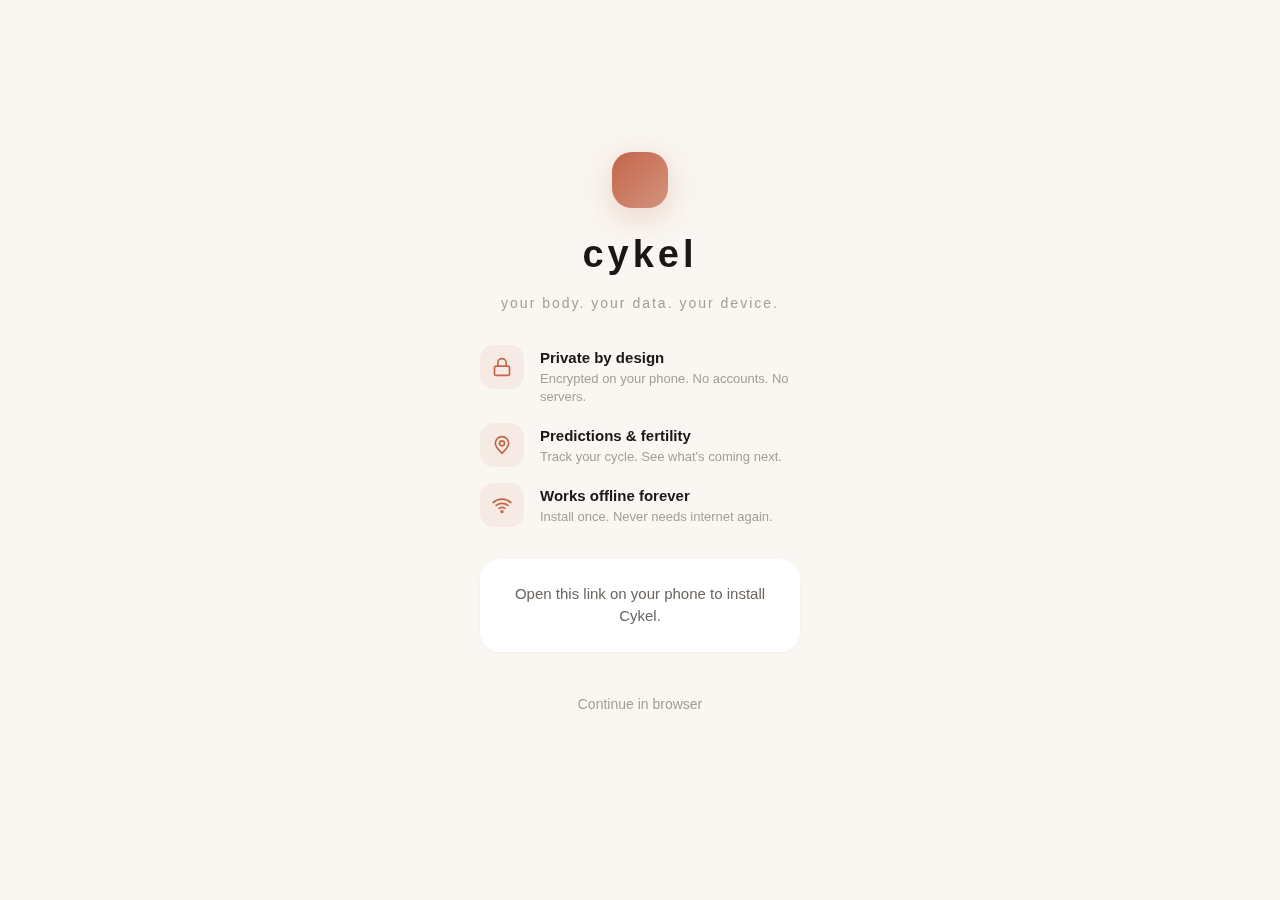
<file: index.html>
<!DOCTYPE html>
<html lang="en">
<head>
  <meta charset="UTF-8" />
  <meta name="viewport" content="width=device-width, initial-scale=1.0, maximum-scale=1.0, user-scalable=no" />
  <meta name="theme-color" content="#C4654A" />
  <meta name="apple-mobile-web-app-capable" content="yes" />
  <meta name="apple-mobile-web-app-status-bar-style" content="black-translucent" />
  <meta http-equiv="Content-Security-Policy" content="default-src 'self'; style-src 'self'; script-src 'self'; connect-src 'self';" />
  <title>Cykel</title>
  <link rel="stylesheet" href="styles.css" />
  <link rel="manifest" href="manifest.json" />
  <link rel="apple-touch-icon" href="icon-192.png" />
</head>
<body>
  <div id="app">

    <!-- Install Prompt (shown to mobile browser users) -->
    <div id="screen-install" class="screen hidden">
      <div class="screen-inner center-v">
        <div class="brand-block">
          <div class="brand-mark"></div>
          <h1 class="wordmark">cykel</h1>
          <p class="tagline">your body. your data. your device.</p>
        </div>

        <div class="install-pitch">
          <div class="pitch-item">
            <div class="pitch-icon">
              <svg width="20" height="20" viewBox="0 0 24 24" fill="none" stroke="currentColor" stroke-width="2" stroke-linecap="round" stroke-linejoin="round"><rect x="3" y="11" width="18" height="11" rx="2" ry="2"/><path d="M7 11V7a5 5 0 0 1 10 0v4"/></svg>
            </div>
            <div class="pitch-text">
              <span class="pitch-title">Private by design</span>
              <span class="pitch-desc">Encrypted on your phone. No accounts. No servers.</span>
            </div>
          </div>
          <div class="pitch-item">
            <div class="pitch-icon">
              <svg width="20" height="20" viewBox="0 0 24 24" fill="none" stroke="currentColor" stroke-width="2" stroke-linecap="round" stroke-linejoin="round"><path d="M12 22c4-4 8-7.5 8-12a8 8 0 1 0-16 0c0 4.5 4 8 8 12z"/><circle cx="12" cy="10" r="3"/></svg>
            </div>
            <div class="pitch-text">
              <span class="pitch-title">Predictions & fertility</span>
              <span class="pitch-desc">Track your cycle. See what's coming next.</span>
            </div>
          </div>
          <div class="pitch-item">
            <div class="pitch-icon">
              <svg width="20" height="20" viewBox="0 0 24 24" fill="none" stroke="currentColor" stroke-width="2" stroke-linecap="round" stroke-linejoin="round"><path d="M5 12.55a11 11 0 0 1 14.08 0"/><path d="M1.42 9a16 16 0 0 1 21.16 0"/><path d="M8.53 16.11a6 6 0 0 1 6.95 0"/><circle cx="12" cy="20" r="1"/></svg>
            </div>
            <div class="pitch-text">
              <span class="pitch-title">Works offline forever</span>
              <span class="pitch-desc">Install once. Never needs internet again.</span>
            </div>
          </div>
        </div>

        <!-- Android install (uses native prompt) -->
        <div id="install-android" class="install-steps hidden">
          <button id="btn-android-install" class="btn-primary">
            <span>Install Cykel</span>
          </button>
        </div>

        <!-- iOS install (manual steps) -->
        <div id="install-ios" class="install-steps hidden">
          <div class="install-how">
            <div class="step">
              <div class="step-num">1</div>
              <div class="step-content">
                <span class="step-text">Tap the <strong>share</strong> button</span>
                <svg class="step-icon-share" width="22" height="22" viewBox="0 0 24 24" fill="none" stroke="currentColor" stroke-width="2" stroke-linecap="round" stroke-linejoin="round"><path d="M4 12v8a2 2 0 0 0 2 2h12a2 2 0 0 0 2-2v-8"/><polyline points="16 6 12 2 8 6"/><line x1="12" y1="2" x2="12" y2="15"/></svg>
              </div>
            </div>
            <div class="step">
              <div class="step-num">2</div>
              <div class="step-content">
                <span class="step-text">Scroll down, tap <strong>Add to Home Screen</strong></span>
              </div>
            </div>
            <div class="step">
              <div class="step-num">3</div>
              <div class="step-content">
                <span class="step-text">Tap <strong>Add</strong> — that's it</span>
              </div>
            </div>
          </div>
        </div>

        <!-- Desktop / fallback -->
        <div id="install-desktop" class="install-steps hidden">
          <p class="install-desktop-msg">Open this link on your phone to install Cykel.</p>
        </div>

        <button id="btn-skip-install" class="btn-text">Continue in browser</button>
      </div>
    </div>

    <!-- Setup Screen -->
    <div id="screen-setup" class="screen hidden">
      <div class="screen-inner center-v">
        <div class="brand-block">
          <div class="brand-mark"></div>
          <h1 class="wordmark">cykel</h1>
          <p class="tagline">your body. your data. your device.</p>
        </div>
        <div class="form-block">
          <div class="input-wrap">
            <input type="password" id="setup-pass" placeholder="Create a passphrase" autocomplete="off" />
          </div>
          <div class="input-wrap">
            <input type="password" id="setup-confirm" placeholder="Confirm passphrase" autocomplete="off" />
          </div>
          <button id="btn-setup" class="btn-primary" disabled>
            <span>Get Started</span>
          </button>
          <p id="setup-error" class="error-text"></p>
        </div>
        <p class="disclaimer">No recovery. Forget this passphrase and your data is gone forever. By design.</p>
      </div>
    </div>

    <!-- Unlock Screen -->
    <div id="screen-unlock" class="screen hidden">
      <div class="screen-inner center-v">
        <div class="brand-block">
          <div class="brand-mark"></div>
          <h1 class="wordmark">cykel</h1>
        </div>
        <div class="form-block">
          <div class="input-wrap">
            <input type="password" id="unlock-pass" placeholder="Enter passphrase" autocomplete="off" />
          </div>
          <button id="btn-unlock" class="btn-primary">
            <span>Unlock</span>
          </button>
          <p id="unlock-error" class="error-text"></p>
        </div>
      </div>
    </div>

    <!-- Calendar Screen -->
    <div id="screen-calendar" class="screen hidden">
      <div class="screen-inner">
        <div class="top-bar">
          <button id="btn-stats" class="top-btn" aria-label="Stats">
            <svg width="22" height="22" viewBox="0 0 24 24" fill="none" stroke="currentColor" stroke-width="1.8" stroke-linecap="round" stroke-linejoin="round"><path d="M18 20V10M12 20V4M6 20v-6"/></svg>
          </button>
          <div class="top-bar-right">
            <button id="btn-settings" class="top-btn" aria-label="Settings">
              <svg width="22" height="22" viewBox="0 0 24 24" fill="none" stroke="currentColor" stroke-width="1.8" stroke-linecap="round" stroke-linejoin="round"><circle cx="12" cy="12" r="3"/><path d="M12 1v2M12 21v2M4.22 4.22l1.42 1.42M18.36 18.36l1.42 1.42M1 12h2M21 12h2M4.22 19.78l1.42-1.42M18.36 5.64l1.42-1.42"/></svg>
            </button>
            <button id="btn-lock" class="top-btn" aria-label="Lock">
              <svg width="20" height="20" viewBox="0 0 24 24" fill="none" stroke="currentColor" stroke-width="1.8" stroke-linecap="round" stroke-linejoin="round"><rect x="3" y="11" width="18" height="11" rx="2" ry="2"/><path d="M7 11V7a5 5 0 0 1 10 0v4"/></svg>
            </button>
          </div>
        </div>

        <div class="month-nav">
          <button id="btn-prev-month" class="nav-arrow" aria-label="Previous month">
            <svg width="24" height="24" viewBox="0 0 24 24" fill="none" stroke="currentColor" stroke-width="2" stroke-linecap="round" stroke-linejoin="round"><polyline points="15 18 9 12 15 6"/></svg>
          </button>
          <div class="month-label">
            <h2 id="month-title"></h2>
            <span id="month-year" class="month-year"></span>
          </div>
          <button id="btn-next-month" class="nav-arrow" aria-label="Next month">
            <svg width="24" height="24" viewBox="0 0 24 24" fill="none" stroke="currentColor" stroke-width="2" stroke-linecap="round" stroke-linejoin="round"><polyline points="9 18 15 12 9 6"/></svg>
          </button>
        </div>

        <div class="cal-wrap">
          <div id="calendar-grid" class="cal-grid">
            <div class="cal-dow">S</div><div class="cal-dow">M</div><div class="cal-dow">T</div><div class="cal-dow">W</div><div class="cal-dow">T</div><div class="cal-dow">F</div><div class="cal-dow">S</div>
          </div>
        </div>

        <div id="empty-state" class="empty-state hidden">
          <p class="empty-title">Tap any day to start logging</p>
          <p class="empty-sub">After 2 cycles, predictions will appear here</p>
        </div>

        <div id="prediction-card" class="prediction-card hidden">
          <div class="pred-icon">
            <svg width="18" height="18" viewBox="0 0 24 24" fill="none" stroke="currentColor" stroke-width="2" stroke-linecap="round" stroke-linejoin="round"><circle cx="12" cy="12" r="10"/><polyline points="12 6 12 12 16 14"/></svg>
          </div>
          <div class="pred-body">
            <span class="pred-label">Next period</span>
            <span id="prediction-text" class="pred-date"></span>
          </div>
        </div>

        <div id="fertility-card" class="fertility-card hidden">
          <div class="pred-icon fert-icon">
            <svg width="18" height="18" viewBox="0 0 24 24" fill="none" stroke="currentColor" stroke-width="2" stroke-linecap="round" stroke-linejoin="round"><path d="M12 22c4-4 8-7.5 8-12a8 8 0 1 0-16 0c0 4.5 4 8 8 12z"/><circle cx="12" cy="10" r="3"/></svg>
          </div>
          <div class="pred-body">
            <span class="pred-label">Fertile window</span>
            <span id="fertility-text" class="pred-date"></span>
          </div>
        </div>

        <div id="cycle-legend" class="cycle-legend hidden">
          <div class="legend-item"><span class="legend-dot dot-flow"></span>period</div>
          <div class="legend-item"><span class="legend-dot dot-symptom"></span>symptoms</div>
          <div class="legend-item" id="legend-predicted"><span class="legend-dot dot-predicted"></span>predicted</div>
          <div class="legend-item hidden" id="legend-fertile"><span class="legend-dot dot-fertile"></span>fertile</div>
        </div>
      </div>
    </div>

    <!-- Day Log Screen -->
    <div id="screen-daylog" class="screen hidden">
      <div class="screen-inner">
        <div class="sheet-header">
          <button id="btn-back" class="back-btn" aria-label="Back">
            <svg width="24" height="24" viewBox="0 0 24 24" fill="none" stroke="currentColor" stroke-width="2" stroke-linecap="round" stroke-linejoin="round"><polyline points="15 18 9 12 15 6"/></svg>
          </button>
          <h2 id="daylog-title" class="sheet-title"></h2>
          <button id="btn-save-day" class="save-btn">Save</button>
        </div>
        <div class="daylog-body">
          <div class="log-section">
            <h3 class="section-label">Flow</h3>
            <div class="flow-row" id="flow-buttons">
              <button data-flow="None" class="flow-opt"><div class="flow-circle"></div><span>None</span></button>
              <button data-flow="Light" class="flow-opt"><div class="flow-circle fc-light"></div><span>Light</span></button>
              <button data-flow="Medium" class="flow-opt"><div class="flow-circle fc-medium"></div><span>Medium</span></button>
              <button data-flow="Heavy" class="flow-opt"><div class="flow-circle fc-heavy"></div><span>Heavy</span></button>
            </div>
          </div>
          <div class="log-section">
            <h3 class="section-label">Symptoms</h3>
            <div class="chip-grid" id="symptom-chips">
              <button data-symptom="Cramps" class="chip">Cramps</button>
              <button data-symptom="Headache" class="chip">Headache</button>
              <button data-symptom="MoodLow" class="chip">Mood Low</button>
              <button data-symptom="MoodHigh" class="chip">Mood High</button>
              <button data-symptom="Fatigue" class="chip">Fatigue</button>
              <button data-symptom="Bloating" class="chip">Bloating</button>
              <button data-symptom="BreastTenderness" class="chip">Tenderness</button>
              <button data-symptom="Acne" class="chip">Acne</button>
            </div>
          </div>
          <div class="log-section">
            <h3 class="section-label">Notes</h3>
            <textarea id="daylog-notes" class="notes-input" placeholder="Anything you want to remember..." rows="3"></textarea>
          </div>
        </div>
      </div>
    </div>

    <!-- Stats Screen -->
    <div id="screen-stats" class="screen hidden">
      <div class="screen-inner">
        <div class="sheet-header">
          <button id="btn-stats-back" class="back-btn" aria-label="Back">
            <svg width="24" height="24" viewBox="0 0 24 24" fill="none" stroke="currentColor" stroke-width="2" stroke-linecap="round" stroke-linejoin="round"><polyline points="15 18 9 12 15 6"/></svg>
          </button>
          <h2 class="sheet-title">Your Cycle</h2>
          <div class="header-spacer"></div>
        </div>
        <div class="stats-body">
          <div id="stats-empty" class="stats-empty hidden"><p>Log at least 2 complete cycles to see your stats</p></div>
          <div id="stats-content" class="hidden">
            <div class="stat-grid">
              <div class="stat-card"><span class="stat-value" id="stat-avg-cycle">--</span><span class="stat-label">avg cycle</span></div>
              <div class="stat-card"><span class="stat-value" id="stat-avg-period">--</span><span class="stat-label">avg period</span></div>
              <div class="stat-card"><span class="stat-value" id="stat-shortest">--</span><span class="stat-label">shortest</span></div>
              <div class="stat-card"><span class="stat-value" id="stat-longest">--</span><span class="stat-label">longest</span></div>
            </div>
            <div class="stat-detail">
              <div class="detail-row"><span class="detail-label">Total cycles tracked</span><span class="detail-value" id="stat-total">--</span></div>
              <div class="detail-row"><span class="detail-label">Last period started</span><span class="detail-value" id="stat-last-start">--</span></div>
              <div class="detail-row"><span class="detail-label">Last period ended</span><span class="detail-value" id="stat-last-end">--</span></div>
            </div>
          </div>
        </div>
      </div>
    </div>

    <!-- Settings Screen -->
    <div id="screen-settings" class="screen hidden">
      <div class="screen-inner">
        <div class="sheet-header">
          <button id="btn-settings-back" class="back-btn" aria-label="Back">
            <svg width="24" height="24" viewBox="0 0 24 24" fill="none" stroke="currentColor" stroke-width="2" stroke-linecap="round" stroke-linejoin="round"><polyline points="15 18 9 12 15 6"/></svg>
          </button>
          <h2 class="sheet-title">Settings</h2>
          <div class="header-spacer"></div>
        </div>
        <div class="settings-body">
          <div class="settings-group">
            <div class="settings-row">
              <div class="setting-info"><span class="setting-label">Fertility Window</span><span class="setting-desc">Show estimated fertile days on calendar</span></div>
              <label class="toggle"><input type="checkbox" id="toggle-fertility" /><span class="toggle-track"></span></label>
            </div>
            <div class="settings-divider"></div>
            <div class="settings-row">
              <span class="setting-label">Auto-lock</span>
              <div class="stepper">
                <button id="autolock-down" class="stepper-btn">&minus;</button>
                <span id="setting-autolock" class="stepper-val">5 min</span>
                <button id="autolock-up" class="stepper-btn">+</button>
              </div>
            </div>
          </div>
          <div class="settings-group">
            <div class="settings-row">
              <div class="setting-info"><span class="setting-label">Export Data</span><span class="setting-desc">Download a plaintext JSON copy</span></div>
              <button id="btn-export" class="action-btn">Export</button>
            </div>
          </div>
          <div class="settings-group danger-zone">
            <h3 class="group-label">Danger Zone</h3>
            <button id="btn-wipe" class="btn-destructive">Erase All Data</button>
            <p class="danger-hint">Permanently deletes everything. There is no undo.</p>
          </div>
          <div class="app-footer">
            <span class="footer-logo">cykel</span>
            <span class="footer-version">v0.1.0</span>
            <span class="footer-badge">open source &middot; zero tracking &middot; on-device</span>
          </div>
        </div>
      </div>
    </div>

  </div>
  <script type="module" src="app.js"></script>
</body>
</html>
</file>
<file: styles.css>
/* ============================================
   Cykel — Design System v2
   Cash App meets warm, confident femininity
   ============================================ */

:root {
  /* Core palette */
  --bg: #FAF6F1;
  --surface: #FFFFFF;
  --surface-elevated: #FFFFFF;
  --text: #1A1714;
  --text-secondary: #6B6560;
  --text-tertiary: #A39E98;
  --border: #EDE8E2;
  --border-subtle: #F2EEEA;

  /* Brand */
  --accent: #C4654A;
  --accent-hover: #B35840;
  --accent-bg: rgba(196, 101, 74, 0.08);
  --accent-bg-strong: rgba(196, 101, 74, 0.15);

  /* Semantic */
  --flow-light: #EACDC4;
  --flow-light-text: #8B5A4A;
  --flow-medium: #D4937E;
  --flow-medium-text: #FFFFFF;
  --flow-heavy: #C4654A;
  --flow-heavy-text: #FFFFFF;
  --symptom: #8BA889;
  --symptom-bg: rgba(139, 168, 137, 0.12);
  --symptom-bg-strong: rgba(139, 168, 137, 0.22);
  --predicted: rgba(196, 101, 74, 0.18);
  --fertile: #7B68C4;
  --fertile-bg: rgba(123, 104, 196, 0.12);
  --fertile-bg-strong: rgba(123, 104, 196, 0.22);
  --fertile-peak: rgba(123, 104, 196, 0.30);
  --danger: #D44A4A;
  --danger-bg: rgba(212, 74, 74, 0.06);

  /* Spacing scale */
  --s-xs: 4px;
  --s-sm: 8px;
  --s-md: 12px;
  --s-lg: 16px;
  --s-xl: 24px;
  --s-2xl: 32px;
  --s-3xl: 48px;

  /* Radius */
  --r-sm: 10px;
  --r-md: 14px;
  --r-lg: 20px;
  --r-xl: 24px;
  --r-full: 9999px;

  /* Motion */
  --ease: cubic-bezier(0.16, 1, 0.3, 1);
  --duration: 280ms;
  --duration-fast: 160ms;
}

/* ============================================
   Reset & Base
   ============================================ */

*, *::before, *::after {
  margin: 0;
  padding: 0;
  box-sizing: border-box;
  -webkit-tap-highlight-color: transparent;
}

html, body {
  height: 100%;
  overflow: hidden;
}

body {
  font-family: -apple-system, BlinkMacSystemFont, 'SF Pro Display', 'SF Pro Text', 'Segoe UI', Roboto, 'Helvetica Neue', sans-serif;
  background: var(--bg);
  color: var(--text);
  -webkit-font-smoothing: antialiased;
  -moz-osx-font-smoothing: grayscale;
  font-size: 16px;
  line-height: 1.4;
}

#app {
  max-width: 430px;
  margin: 0 auto;
  height: 100vh;
  overflow: hidden;
  position: relative;
}

button {
  font-family: inherit;
  cursor: pointer;
  border: none;
  background: none;
  color: inherit;
  font-size: inherit;
  -webkit-user-select: none;
  user-select: none;
}

input, textarea {
  font-family: inherit;
}

/* ============================================
   Screens & Transitions
   ============================================ */

.screen {
  position: absolute;
  inset: 0;
  overflow-y: auto;
  overflow-x: hidden;
  -webkit-overflow-scrolling: touch;
  animation: screenIn var(--duration) var(--ease) forwards;
}

.hidden {
  display: none !important;
}

.header-spacer {
  width: 48px;
}

@keyframes shake {
  0%, 100% { transform: translateX(0); }
  20% { transform: translateX(-8px); }
  40% { transform: translateX(8px); }
  60% { transform: translateX(-4px); }
  80% { transform: translateX(4px); }
}

@keyframes screenIn {
  from {
    opacity: 0;
    transform: translateY(20px);
  }
  to {
    opacity: 1;
    transform: translateY(0);
  }
}

.screen-inner {
  padding: var(--s-xl) var(--s-xl) var(--s-3xl);
  min-height: 100%;
}

.center-v {
  display: flex;
  flex-direction: column;
  align-items: center;
  justify-content: center;
  min-height: 100vh;
  gap: var(--s-2xl);
}

/* ============================================
   Brand / Setup / Unlock
   ============================================ */

.brand-block {
  display: flex;
  flex-direction: column;
  align-items: center;
  gap: var(--s-md);
}

.brand-mark {
  width: 56px;
  height: 56px;
  border-radius: var(--r-lg);
  background: linear-gradient(135deg, var(--accent), #D4937E);
  margin-bottom: var(--s-sm);
  box-shadow: 0 8px 32px rgba(196, 101, 74, 0.25);
}

.wordmark {
  font-size: 38px;
  font-weight: 600;
  letter-spacing: 4px;
  color: var(--text);
  text-transform: lowercase;
}

.tagline {
  font-size: 14px;
  color: var(--text-tertiary);
  letter-spacing: 2px;
  font-weight: 400;
}

.form-block {
  width: 100%;
  max-width: 320px;
  display: flex;
  flex-direction: column;
  gap: var(--s-md);
}

.input-wrap input {
  width: 100%;
  padding: 16px 20px;
  background: var(--surface);
  border: 1.5px solid var(--border);
  border-radius: var(--r-md);
  font-size: 16px;
  color: var(--text);
  outline: none;
  transition: all var(--duration-fast) var(--ease);
}

.input-wrap input::placeholder {
  color: var(--text-tertiary);
}

.input-wrap input:focus {
  border-color: var(--accent);
  box-shadow: 0 0 0 3px var(--accent-bg);
}

.btn-primary {
  width: 100%;
  padding: 16px 24px;
  background: var(--accent);
  color: white;
  border: none;
  border-radius: var(--r-md);
  font-size: 16px;
  font-weight: 600;
  letter-spacing: 0.3px;
  transition: all var(--duration-fast) var(--ease);
  margin-top: var(--s-sm);
  position: relative;
  overflow: hidden;
}

.btn-primary::after {
  content: '';
  position: absolute;
  inset: 0;
  background: rgba(0,0,0,0);
  transition: background var(--duration-fast);
}

.btn-primary:hover::after {
  background: rgba(0,0,0,0.06);
}

.btn-primary:active {
  transform: scale(0.97);
}

.btn-primary:disabled {
  opacity: 0.35;
  pointer-events: none;
}

.error-text {
  color: var(--danger);
  font-size: 14px;
  text-align: center;
  min-height: 20px;
  font-weight: 500;
}

.disclaimer {
  max-width: 280px;
  text-align: center;
  font-size: 12px;
  line-height: 1.6;
  color: var(--text-tertiary);
}

/* ============================================
   Top Bar (Calendar)
   ============================================ */

.top-bar {
  display: flex;
  justify-content: space-between;
  align-items: center;
  padding-bottom: var(--s-lg);
}

.top-btn {
  width: 40px;
  height: 40px;
  display: flex;
  align-items: center;
  justify-content: center;
  border-radius: var(--r-full);
  color: var(--text-secondary);
  transition: all var(--duration-fast) var(--ease);
}

.top-btn:hover {
  background: var(--border-subtle);
}

.top-btn:active {
  transform: scale(0.9);
}

/* ============================================
   Month Navigation
   ============================================ */

.month-nav {
  display: flex;
  align-items: center;
  justify-content: space-between;
  padding-bottom: var(--s-xl);
}

.month-label {
  text-align: center;
  display: flex;
  flex-direction: column;
  gap: 2px;
}

.month-label h2 {
  font-size: 22px;
  font-weight: 700;
  letter-spacing: -0.3px;
  text-transform: capitalize;
  color: var(--text);
}

.month-year {
  font-size: 13px;
  color: var(--text-tertiary);
  font-weight: 500;
  letter-spacing: 1px;
}

.nav-arrow {
  width: 44px;
  height: 44px;
  display: flex;
  align-items: center;
  justify-content: center;
  border-radius: var(--r-full);
  color: var(--text-secondary);
  transition: all var(--duration-fast) var(--ease);
}

.nav-arrow:hover {
  background: var(--border-subtle);
}

.nav-arrow:active {
  transform: scale(0.88);
}

/* ============================================
   Calendar Grid
   ============================================ */

.cal-wrap {
  padding: 0 var(--s-xs);
}

.cal-grid {
  display: grid;
  grid-template-columns: repeat(7, 1fr);
  gap: 3px;
}

.cal-dow {
  text-align: center;
  font-size: 12px;
  font-weight: 700;
  color: var(--text-tertiary);
  padding: var(--s-sm) 0 var(--s-md);
  letter-spacing: 0.5px;
  text-transform: uppercase;
}

.cal-day {
  aspect-ratio: 1;
  display: flex;
  align-items: center;
  justify-content: center;
  border-radius: var(--r-sm);
  font-size: 15px;
  font-weight: 500;
  color: var(--text);
  cursor: pointer;
  transition: all var(--duration-fast) var(--ease);
  position: relative;
}

.cal-day:active {
  transform: scale(0.88);
}

/* Today */
.cal-day.is-today {
  font-weight: 800;
  color: var(--accent);
}

.cal-day.is-today::after {
  content: '';
  position: absolute;
  bottom: 3px;
  width: 5px;
  height: 5px;
  border-radius: var(--r-full);
  background: var(--accent);
}

/* Empty / Other month */
.cal-day.is-empty {
  pointer-events: none;
}

/* Flow states */
.cal-day.flow-light {
  background: var(--flow-light);
  color: var(--flow-light-text);
}

.cal-day.flow-medium {
  background: var(--flow-medium);
  color: var(--flow-medium-text);
}

.cal-day.flow-heavy {
  background: var(--flow-heavy);
  color: var(--flow-heavy-text);
  font-weight: 700;
}

/* Symptoms indicator */
.cal-day.has-symptoms::before {
  content: '';
  position: absolute;
  top: 3px;
  right: 3px;
  width: 6px;
  height: 6px;
  border-radius: var(--r-full);
  background: var(--symptom);
}

/* Predicted */
.cal-day.is-predicted {
  background: var(--predicted);
}

.cal-day.is-predicted.flow-light,
.cal-day.is-predicted.flow-medium,
.cal-day.is-predicted.flow-heavy {
  /* Flow takes priority over prediction bg */
}

/* ============================================
   Prediction Card
   ============================================ */

.prediction-card {
  margin-top: var(--s-xl);
  padding: var(--s-lg) var(--s-xl);
  background: var(--surface);
  border-radius: var(--r-lg);
  display: flex;
  align-items: center;
  gap: var(--s-lg);
  box-shadow: 0 1px 3px rgba(0,0,0,0.04), 0 4px 12px rgba(0,0,0,0.03);
}

.pred-icon {
  width: 40px;
  height: 40px;
  border-radius: var(--r-full);
  background: var(--accent-bg);
  display: flex;
  align-items: center;
  justify-content: center;
  color: var(--accent);
  flex-shrink: 0;
}

.pred-body {
  display: flex;
  flex-direction: column;
  gap: 2px;
}

.pred-label {
  font-size: 12px;
  font-weight: 600;
  color: var(--text-tertiary);
  text-transform: uppercase;
  letter-spacing: 0.8px;
}

.pred-date {
  font-size: 16px;
  font-weight: 600;
  color: var(--text);
}

/* ============================================
   Cycle Summary (Legend)
   ============================================ */

.cycle-summary {
  display: flex;
  justify-content: center;
  gap: var(--s-lg);
  margin-top: var(--s-xl);
  padding-top: var(--s-lg);
}

.summary-pill {
  display: flex;
  align-items: center;
  gap: 6px;
  font-size: 12px;
  color: var(--text-tertiary);
  font-weight: 500;
}

.pill-dot {
  width: 8px;
  height: 8px;
  border-radius: var(--r-full);
}

.dot-flow { background: var(--accent); }
.dot-symptom { background: var(--symptom); }
.dot-predicted { background: var(--predicted); border: 1.5px solid var(--accent); box-sizing: border-box; }

/* ============================================
   Sheet Header (Day Log / Settings)
   ============================================ */

.sheet-header {
  display: flex;
  align-items: center;
  justify-content: space-between;
  padding-bottom: var(--s-xl);
  gap: var(--s-md);
}

.back-btn {
  width: 44px;
  height: 44px;
  display: flex;
  align-items: center;
  justify-content: center;
  border-radius: var(--r-full);
  color: var(--text);
  transition: all var(--duration-fast) var(--ease);
}

.back-btn:active {
  transform: scale(0.88);
}

.sheet-title {
  font-size: 18px;
  font-weight: 700;
  flex: 1;
  text-align: center;
}

.save-btn {
  padding: 10px 20px;
  background: var(--accent);
  color: white;
  border-radius: var(--r-full);
  font-size: 14px;
  font-weight: 600;
  transition: all var(--duration-fast) var(--ease);
}

.save-btn:active {
  transform: scale(0.94);
}

/* ============================================
   Day Log Body
   ============================================ */

.daylog-body {
  display: flex;
  flex-direction: column;
  gap: var(--s-2xl);
}

.log-section {
  display: flex;
  flex-direction: column;
}

.section-label {
  font-size: 12px;
  font-weight: 700;
  text-transform: uppercase;
  letter-spacing: 1.2px;
  color: var(--text-tertiary);
  margin-bottom: var(--s-md);
}

/* Flow selection */
.flow-row {
  display: grid;
  grid-template-columns: repeat(4, 1fr);
  gap: var(--s-sm);
}

.flow-opt {
  display: flex;
  flex-direction: column;
  align-items: center;
  gap: var(--s-sm);
  padding: var(--s-lg) var(--s-sm);
  border-radius: var(--r-md);
  border: 1.5px solid var(--border);
  background: var(--surface);
  transition: all var(--duration-fast) var(--ease);
  font-size: 12px;
  font-weight: 500;
  color: var(--text-secondary);
}

.flow-opt:active {
  transform: scale(0.94);
}

.flow-circle {
  width: 32px;
  height: 32px;
  border-radius: var(--r-full);
  border: 2px solid var(--border);
  transition: all var(--duration-fast) var(--ease);
}

.fc-light { border-color: var(--flow-light); background: var(--flow-light); }
.fc-medium { border-color: var(--flow-medium); background: var(--flow-medium); }
.fc-heavy { border-color: var(--flow-heavy); background: var(--flow-heavy); }

.flow-opt.active {
  border-color: var(--accent);
  background: var(--accent-bg);
}

.flow-opt.active .flow-circle {
  box-shadow: 0 0 0 3px var(--accent-bg-strong);
}

.flow-opt.active span {
  color: var(--accent);
  font-weight: 700;
}

/* Symptom chips */
.chip-grid {
  display: flex;
  flex-wrap: wrap;
  gap: var(--s-sm);
}

.chip {
  padding: var(--s-sm) var(--s-lg);
  border-radius: var(--r-full);
  border: 1.5px solid var(--border);
  background: var(--surface);
  font-size: 14px;
  font-weight: 500;
  color: var(--text-secondary);
  transition: all var(--duration-fast) var(--ease);
}

.chip:active {
  transform: scale(0.94);
}

.chip.active {
  border-color: var(--symptom);
  background: var(--symptom-bg-strong);
  color: #4A6B48;
  font-weight: 600;
}

/* Notes */
.notes-input {
  width: 100%;
  padding: var(--s-lg);
  background: var(--surface);
  border: 1.5px solid var(--border);
  border-radius: var(--r-md);
  font-size: 15px;
  color: var(--text);
  outline: none;
  resize: vertical;
  transition: border-color var(--duration-fast) var(--ease);
  line-height: 1.5;
}

.notes-input::placeholder {
  color: var(--text-tertiary);
}

.notes-input:focus {
  border-color: var(--accent);
  box-shadow: 0 0 0 3px var(--accent-bg);
}

/* ============================================
   Settings
   ============================================ */

.settings-body {
  display: flex;
  flex-direction: column;
  gap: var(--s-2xl);
}

.settings-group {
  background: var(--surface);
  border-radius: var(--r-lg);
  padding: var(--s-xl);
  box-shadow: 0 1px 3px rgba(0,0,0,0.04);
}

.settings-row {
  display: flex;
  justify-content: space-between;
  align-items: center;
}

.setting-label {
  font-size: 16px;
  font-weight: 500;
}

.stepper {
  display: flex;
  align-items: center;
  gap: var(--s-md);
}

.stepper-btn {
  width: 36px;
  height: 36px;
  border-radius: var(--r-full);
  background: var(--border-subtle);
  display: flex;
  align-items: center;
  justify-content: center;
  font-size: 18px;
  font-weight: 600;
  color: var(--text-secondary);
  transition: all var(--duration-fast) var(--ease);
}

.stepper-btn:active {
  transform: scale(0.88);
  background: var(--border);
}

.stepper-val {
  font-size: 15px;
  font-weight: 600;
  color: var(--text);
  min-width: 50px;
  text-align: center;
}

.danger-zone {
  background: var(--danger-bg);
  display: flex;
  flex-direction: column;
  gap: var(--s-md);
}

.group-label {
  font-size: 12px;
  font-weight: 700;
  text-transform: uppercase;
  letter-spacing: 1px;
  color: var(--danger);
  margin-bottom: var(--s-xs);
}

.btn-destructive {
  width: 100%;
  padding: 14px;
  background: var(--danger);
  color: white;
  border-radius: var(--r-md);
  font-size: 15px;
  font-weight: 600;
  transition: all var(--duration-fast) var(--ease);
}

.btn-destructive:active {
  transform: scale(0.97);
  opacity: 0.9;
}

.danger-hint {
  font-size: 13px;
  color: var(--text-tertiary);
  line-height: 1.5;
}

.app-footer {
  display: flex;
  flex-direction: column;
  align-items: center;
  gap: var(--s-xs);
  padding-top: var(--s-xl);
}

.footer-logo {
  font-size: 20px;
  font-weight: 600;
  letter-spacing: 3px;
  color: var(--text-tertiary);
}

.footer-version {
  font-size: 12px;
  color: var(--text-tertiary);
  font-weight: 500;
}

.footer-badge {
  font-size: 11px;
  color: var(--text-tertiary);
  letter-spacing: 0.5px;
  margin-top: var(--s-xs);
}

/* ============================================
   Scrollbar
   ============================================ */

.screen::-webkit-scrollbar {
  width: 0;
}

/* ============================================
   Safe areas (mobile)
   ============================================ */

@supports (padding-top: env(safe-area-inset-top)) {
  .screen-inner {
    padding-top: calc(var(--s-xl) + env(safe-area-inset-top));
    padding-bottom: calc(var(--s-3xl) + env(safe-area-inset-bottom));
  }
}

/* ============================================
   Fertility Calendar States
   ============================================ */

.cal-day.is-fertile {
  background: var(--fertile-bg-strong);
  color: var(--fertile);
}

.cal-day.is-peak {
  background: var(--fertile-peak);
  color: #5B48A4;
  font-weight: 700;
}

.cal-day.is-ovulation {
  background: var(--fertile);
  color: white;
  font-weight: 700;
}

/* Flow overrides fertility */
.cal-day.flow-light.is-fertile,
.cal-day.flow-medium.is-fertile,
.cal-day.flow-heavy.is-fertile,
.cal-day.flow-light.is-peak,
.cal-day.flow-medium.is-peak,
.cal-day.flow-heavy.is-peak {
  /* flow colors take priority */
}

/* ============================================
   Fertility Card
   ============================================ */

.fertility-card {
  margin-top: var(--s-md);
  padding: var(--s-lg) var(--s-xl);
  background: var(--surface);
  border-radius: var(--r-lg);
  display: flex;
  align-items: center;
  gap: var(--s-lg);
  box-shadow: 0 1px 3px rgba(0,0,0,0.04), 0 4px 12px rgba(0,0,0,0.03);
}

.fert-icon {
  background: var(--fertile-bg);
  color: var(--fertile);
}

/* ============================================
   Legend
   ============================================ */

.cycle-legend {
  display: flex;
  justify-content: center;
  flex-wrap: wrap;
  gap: var(--s-lg);
  margin-top: var(--s-xl);
  padding-top: var(--s-lg);
}

.legend-item {
  display: flex;
  align-items: center;
  gap: 6px;
  font-size: 12px;
  color: var(--text-tertiary);
  font-weight: 500;
}

.legend-dot {
  width: 8px;
  height: 8px;
  border-radius: var(--r-full);
}

.dot-flow { background: var(--accent); }
.dot-symptom { background: var(--symptom); }
.dot-predicted { background: var(--predicted); border: 1.5px solid var(--accent); box-sizing: border-box; }
.dot-fertile { background: var(--fertile); }

/* ============================================
   Empty State
   ============================================ */

.empty-state {
  text-align: center;
  padding: var(--s-2xl) var(--s-xl);
}

.empty-title {
  font-size: 16px;
  font-weight: 600;
  color: var(--text-secondary);
  margin-bottom: var(--s-sm);
}

.empty-sub {
  font-size: 14px;
  color: var(--text-tertiary);
}

/* ============================================
   Stats Screen
   ============================================ */

.stats-body {
  display: flex;
  flex-direction: column;
  gap: var(--s-xl);
}

.stats-empty {
  text-align: center;
  padding: var(--s-3xl) var(--s-xl);
  color: var(--text-tertiary);
  font-size: 15px;
}

.stat-grid {
  display: grid;
  grid-template-columns: 1fr 1fr;
  gap: var(--s-md);
}

.stat-card {
  background: var(--surface);
  border-radius: var(--r-lg);
  padding: var(--s-xl);
  display: flex;
  flex-direction: column;
  align-items: center;
  gap: var(--s-xs);
  box-shadow: 0 1px 3px rgba(0,0,0,0.04);
}

.stat-value {
  font-size: 28px;
  font-weight: 700;
  color: var(--text);
  letter-spacing: -0.5px;
}

.stat-label {
  font-size: 12px;
  font-weight: 600;
  color: var(--text-tertiary);
  text-transform: uppercase;
  letter-spacing: 0.8px;
}

.stat-detail {
  background: var(--surface);
  border-radius: var(--r-lg);
  overflow: hidden;
  box-shadow: 0 1px 3px rgba(0,0,0,0.04);
}

.detail-row {
  display: flex;
  justify-content: space-between;
  align-items: center;
  padding: var(--s-lg) var(--s-xl);
}

.detail-row + .detail-row {
  border-top: 1px solid var(--border-subtle);
}

.detail-label {
  font-size: 15px;
  color: var(--text-secondary);
}

.detail-value {
  font-size: 15px;
  font-weight: 600;
  color: var(--text);
}

/* ============================================
   Toggle Switch
   ============================================ */

.toggle {
  position: relative;
  display: inline-block;
  width: 52px;
  height: 32px;
  flex-shrink: 0;
}

.toggle input {
  opacity: 0;
  width: 0;
  height: 0;
}

.toggle-track {
  position: absolute;
  cursor: pointer;
  inset: 0;
  background: var(--border);
  border-radius: var(--r-full);
  transition: all var(--duration) var(--ease);
}

.toggle-track::before {
  content: '';
  position: absolute;
  height: 26px;
  width: 26px;
  left: 3px;
  bottom: 3px;
  background: white;
  border-radius: var(--r-full);
  transition: all var(--duration) var(--ease);
  box-shadow: 0 1px 3px rgba(0,0,0,0.15);
}

.toggle input:checked + .toggle-track {
  background: var(--fertile);
}

.toggle input:checked + .toggle-track::before {
  transform: translateX(20px);
}

/* ============================================
   Settings extras
   ============================================ */

.setting-info {
  display: flex;
  flex-direction: column;
  gap: 2px;
}

.setting-desc {
  font-size: 13px;
  color: var(--text-tertiary);
}

.settings-divider {
  height: 1px;
  background: var(--border-subtle);
  margin: var(--s-lg) 0;
}

.action-btn {
  padding: 8px 18px;
  background: var(--border-subtle);
  border-radius: var(--r-full);
  font-size: 14px;
  font-weight: 600;
  color: var(--text-secondary);
  transition: all var(--duration-fast) var(--ease);
}

.action-btn:active {
  transform: scale(0.94);
  background: var(--border);
}

/* ============================================
   Top bar layout
   ============================================ */

.top-bar-right {
  display: flex;
  gap: var(--s-xs);
}

/* ============================================
   Install Prompt
   ============================================ */

.install-pitch {
  width: 100%;
  max-width: 320px;
  display: flex;
  flex-direction: column;
  gap: var(--s-lg);
}

.pitch-item {
  display: flex;
  align-items: flex-start;
  gap: var(--s-lg);
}

.pitch-icon {
  width: 44px;
  height: 44px;
  border-radius: var(--r-md);
  background: var(--accent-bg);
  display: flex;
  align-items: center;
  justify-content: center;
  color: var(--accent);
  flex-shrink: 0;
}

.pitch-text {
  display: flex;
  flex-direction: column;
  gap: 2px;
  padding-top: 2px;
}

.pitch-title {
  font-size: 15px;
  font-weight: 600;
  color: var(--text);
}

.pitch-desc {
  font-size: 13px;
  color: var(--text-tertiary);
  line-height: 1.4;
}

.install-steps {
  width: 100%;
  max-width: 320px;
}

.install-how {
  display: flex;
  flex-direction: column;
  gap: var(--s-lg);
  background: var(--surface);
  border-radius: var(--r-lg);
  padding: var(--s-xl);
  box-shadow: 0 1px 3px rgba(0,0,0,0.04), 0 4px 12px rgba(0,0,0,0.03);
}

.step {
  display: flex;
  align-items: center;
  gap: var(--s-lg);
}

.step-num {
  width: 28px;
  height: 28px;
  border-radius: var(--r-full);
  background: var(--accent);
  color: white;
  font-size: 14px;
  font-weight: 700;
  display: flex;
  align-items: center;
  justify-content: center;
  flex-shrink: 0;
}

.step-content {
  display: flex;
  align-items: center;
  gap: var(--s-sm);
  flex: 1;
}

.step-text {
  font-size: 15px;
  color: var(--text);
  line-height: 1.4;
}

.step-text strong {
  font-weight: 700;
  color: var(--text);
}

.step-icon-share {
  color: var(--accent);
  flex-shrink: 0;
}

.btn-text {
  padding: var(--s-md) var(--s-xl);
  font-size: 14px;
  font-weight: 500;
  color: var(--text-tertiary);
  transition: color var(--duration-fast) var(--ease);
}

.btn-text:active {
  color: var(--text-secondary);
}

/* ============================================
   Modal
   ============================================ */

.modal-overlay {
  position: fixed;
  inset: 0;
  background: rgba(0, 0, 0, 0);
  display: flex;
  align-items: center;
  justify-content: center;
  z-index: 1000;
  padding: var(--s-xl);
  transition: background var(--duration) var(--ease);
}

.modal-overlay.modal-visible {
  background: rgba(0, 0, 0, 0.4);
}

.modal-card {
  background: var(--surface);
  border-radius: var(--r-xl);
  padding: var(--s-2xl);
  max-width: 320px;
  width: 100%;
  transform: scale(0.9);
  opacity: 0;
  transition: all var(--duration) var(--ease);
  box-shadow: 0 8px 40px rgba(0, 0, 0, 0.15);
}

.modal-visible .modal-card {
  transform: scale(1);
  opacity: 1;
}

.modal-title {
  font-size: 18px;
  font-weight: 700;
  color: var(--text);
  margin-bottom: var(--s-sm);
}

.modal-message {
  font-size: 14px;
  color: var(--text-secondary);
  line-height: 1.5;
  margin-bottom: var(--s-xl);
}

.modal-actions {
  display: flex;
  gap: var(--s-sm);
}

.modal-btn {
  flex: 1;
  padding: 14px 16px;
  border-radius: var(--r-md);
  font-size: 15px;
  font-weight: 600;
  transition: all var(--duration-fast) var(--ease);
}

.modal-btn:active {
  transform: scale(0.96);
}

.modal-cancel {
  background: var(--border-subtle);
  color: var(--text-secondary);
}

.modal-confirm {
  background: var(--accent);
  color: white;
}

.modal-destructive {
  background: var(--danger);
  color: white;
}

.install-desktop-msg {
  text-align: center;
  font-size: 15px;
  color: var(--text-secondary);
  line-height: 1.5;
  padding: var(--s-xl);
  background: var(--surface);
  border-radius: var(--r-lg);
  box-shadow: 0 1px 3px rgba(0,0,0,0.04);
}
</file>
